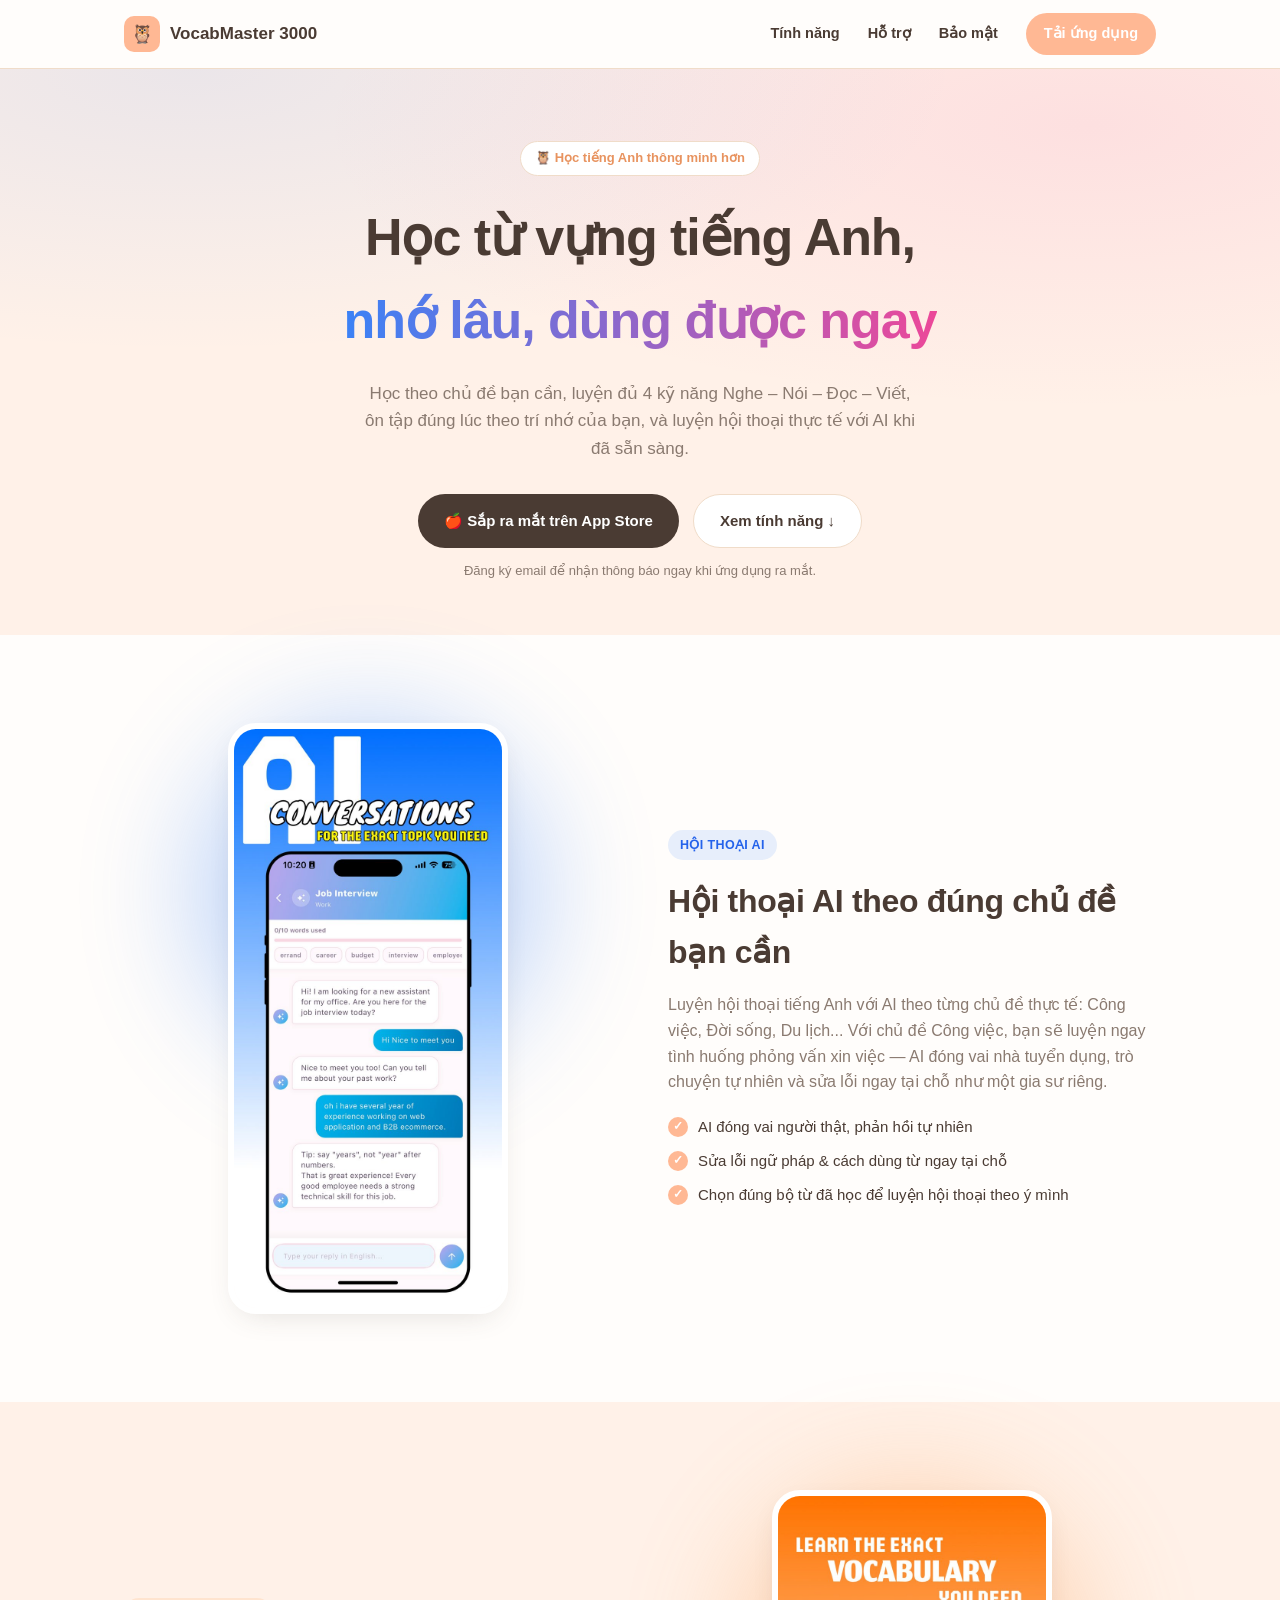
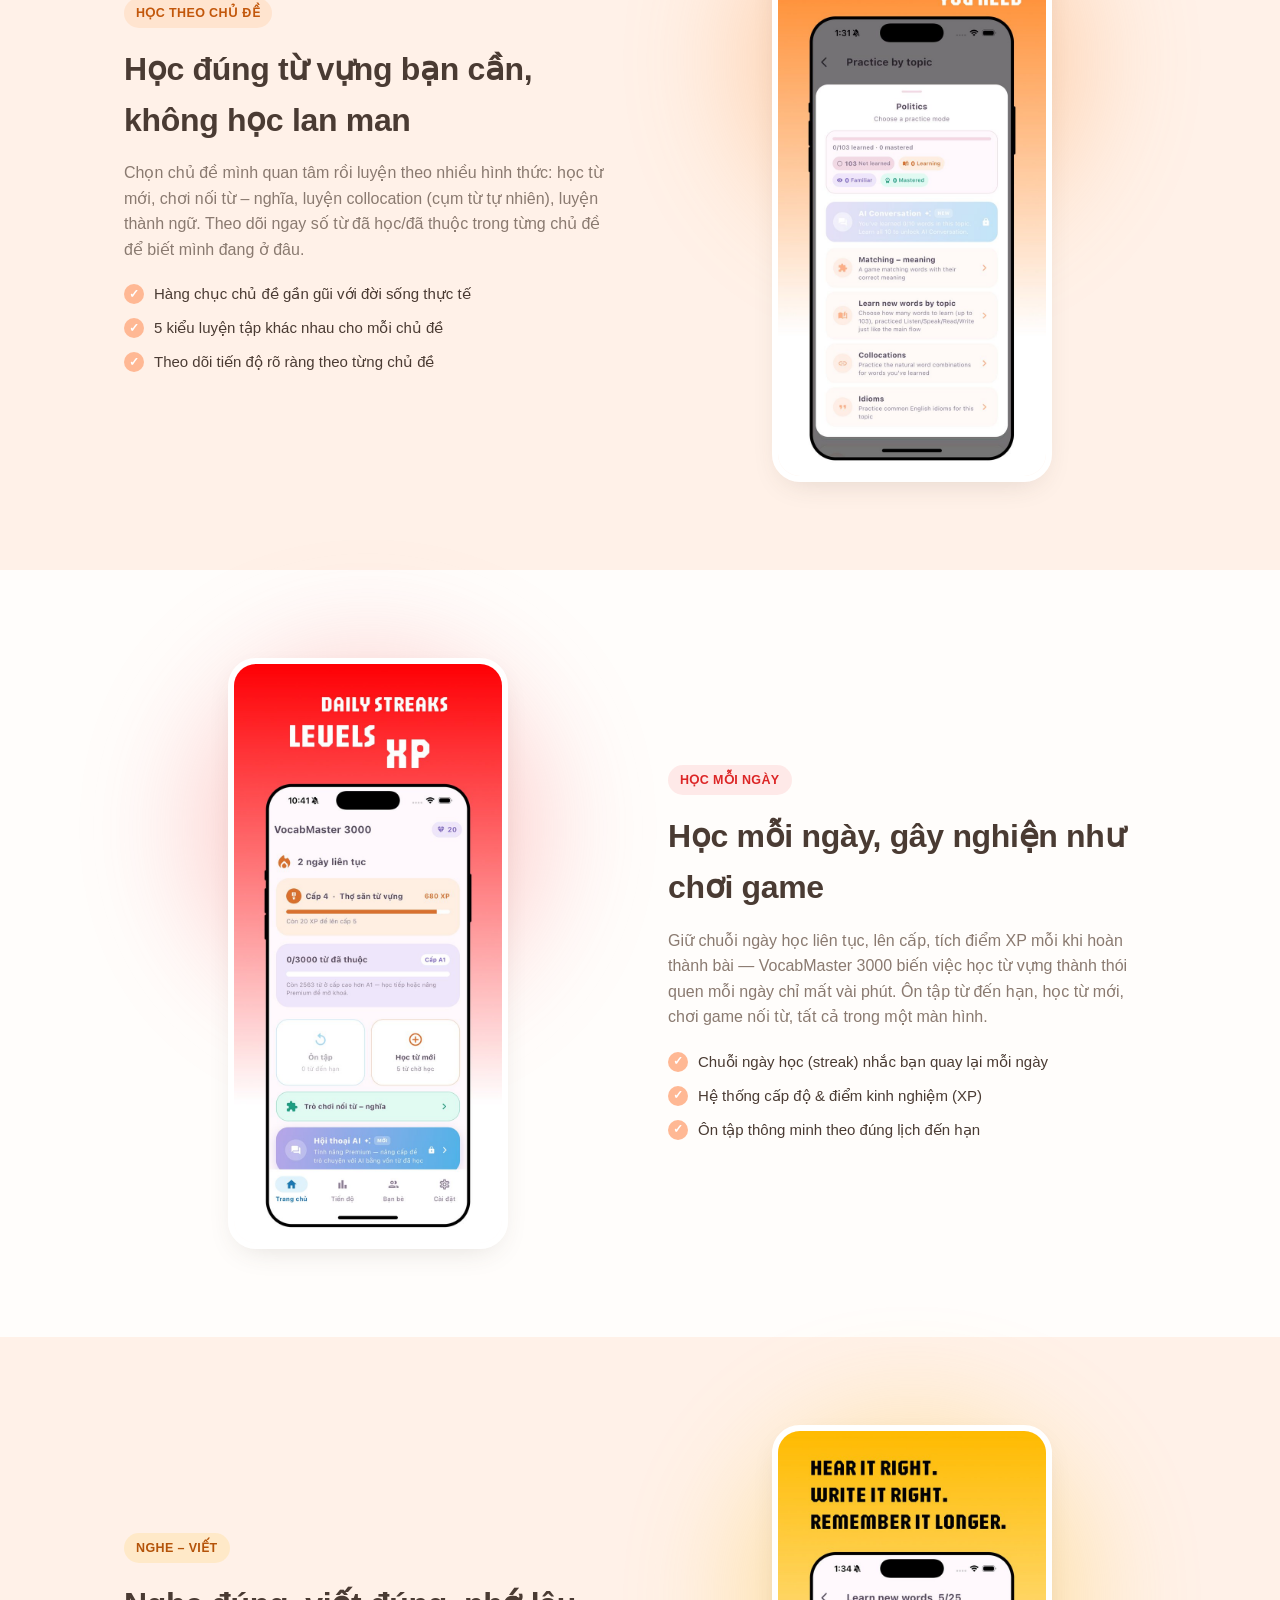
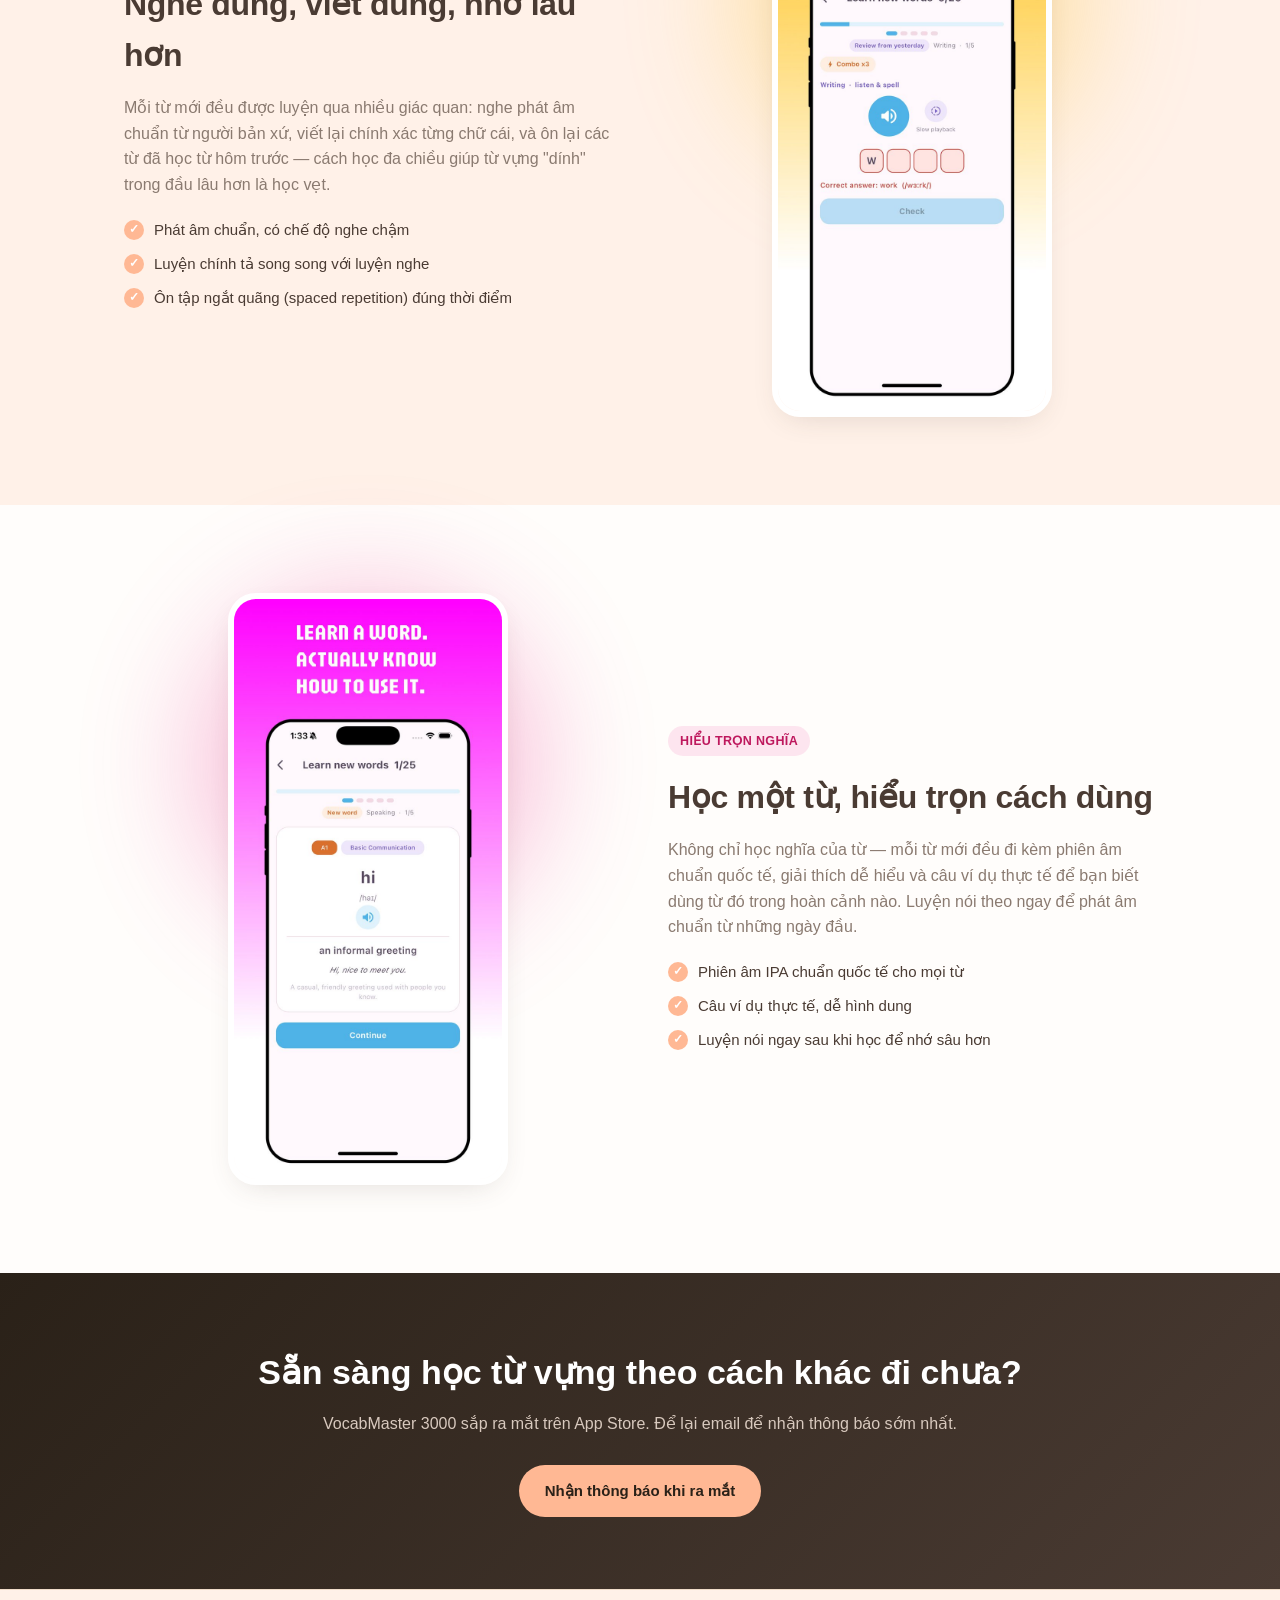
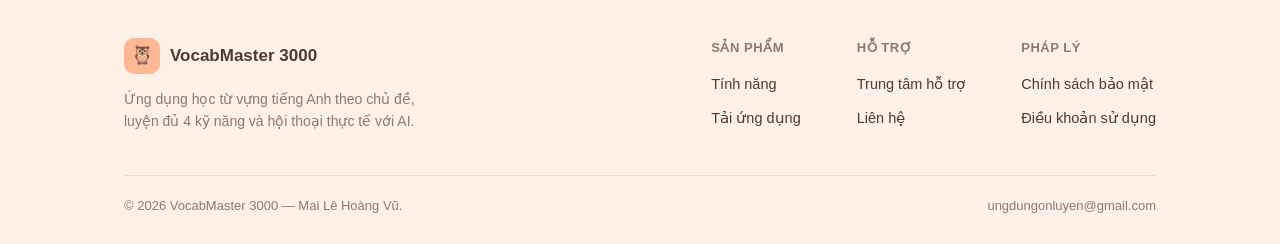
<file: index.html>
<!DOCTYPE html>
<html lang="vi">
<head>
<meta charset="UTF-8">
<meta name="viewport" content="width=device-width, initial-scale=1.0">
<title>VocabMaster 3000 — Học từ vựng tiếng Anh, nhớ lâu, dùng được ngay</title>
<meta name="description" content="VocabMaster 3000: học từ vựng tiếng Anh theo chủ đề, luyện Nghe/Nói/Đọc/Viết, ôn tập ngắt quãng, và luyện hội thoại thực tế với AI.">
<link rel="stylesheet" href="./style.css">
</head>
<body>

<header class="site-header">
  <div class="wrap">
    <a class="brand" href="./index.html"><span class="badge">🦉</span> VocabMaster 3000</a>
    <nav class="site-nav">
      <div class="nav-links">
        <a href="#tinh-nang">Tính năng</a>
        <a href="./support.html">Hỗ trợ</a>
        <a href="./privacy-policy.html">Bảo mật</a>
      </div>
      <a class="nav-cta" href="#tai-ung-dung">Tải ứng dụng</a>
    </nav>
  </div>
</header>

<section class="hero">
  <div class="wrap">
    <span class="eyebrow">🦉 Học tiếng Anh thông minh hơn</span>
    <h1>Học từ vựng tiếng Anh,<br><span>nhớ lâu, dùng được ngay</span></h1>
    <p class="lead">Học theo chủ đề bạn cần, luyện đủ 4 kỹ năng Nghe – Nói – Đọc – Viết, ôn tập đúng lúc theo trí nhớ của bạn, và luyện hội thoại thực tế với AI khi đã sẵn sàng.</p>
    <div class="hero-ctas" id="tai-ung-dung">
      <a class="btn btn-primary" href="mailto:ungdungonluyen@gmail.com?subject=Th%C3%B4ng%20b%C3%A1o%20khi%20VocabMaster%203000%20ra%20m%E1%BA%AFt">🍎 Sắp ra mắt trên App Store</a>
      <a class="btn btn-secondary" href="#tinh-nang">Xem tính năng ↓</a>
    </div>
    <p class="hero-note">Đăng ký email để nhận thông báo ngay khi ứng dụng ra mắt.</p>
  </div>
</section>

<div id="tinh-nang"></div>

<section class="feature">
  <div class="wrap">
    <div class="feature-visual">
      <div class="glow glow-blue"></div>
      <img src="./assets/feature-1-ai-conversation.jpg" alt="Màn hình Hội thoại AI chủ đề Công việc, luyện phỏng vấn xin việc">
    </div>
    <div class="feature-body">
      <span class="feature-tag tag-blue">Hội thoại AI</span>
      <h2>Hội thoại AI theo đúng chủ đề bạn cần</h2>
      <p>Luyện hội thoại tiếng Anh với AI theo từng chủ đề thực tế: Công việc, Đời sống, Du lịch... Với chủ đề Công việc, bạn sẽ luyện ngay tình huống phỏng vấn xin việc — AI đóng vai nhà tuyển dụng, trò chuyện tự nhiên và sửa lỗi ngay tại chỗ như một gia sư riêng.</p>
      <ul>
        <li>AI đóng vai người thật, phản hồi tự nhiên</li>
        <li>Sửa lỗi ngữ pháp &amp; cách dùng từ ngay tại chỗ</li>
        <li>Chọn đúng bộ từ đã học để luyện hội thoại theo ý mình</li>
      </ul>
    </div>
  </div>
</section>

<section class="feature reverse section-alt">
  <div class="wrap">
    <div class="feature-visual">
      <div class="glow glow-orange"></div>
      <img src="./assets/feature-2-topics.jpg" alt="Màn hình chọn chế độ luyện tập theo chủ đề Politics">
    </div>
    <div class="feature-body">
      <span class="feature-tag tag-orange">Học theo chủ đề</span>
      <h2>Học đúng từ vựng bạn cần, không học lan man</h2>
      <p>Chọn chủ đề mình quan tâm rồi luyện theo nhiều hình thức: học từ mới, chơi nối từ – nghĩa, luyện collocation (cụm từ tự nhiên), luyện thành ngữ. Theo dõi ngay số từ đã học/đã thuộc trong từng chủ đề để biết mình đang ở đâu.</p>
      <ul>
        <li>Hàng chục chủ đề gần gũi với đời sống thực tế</li>
        <li>5 kiểu luyện tập khác nhau cho mỗi chủ đề</li>
        <li>Theo dõi tiến độ rõ ràng theo từng chủ đề</li>
      </ul>
    </div>
  </div>
</section>

<section class="feature">
  <div class="wrap">
    <div class="feature-visual">
      <div class="glow glow-red"></div>
      <img src="./assets/feature-3-streaks.jpg" alt="Màn hình chính VocabMaster 3000 với chuỗi ngày học, cấp độ và điểm XP">
    </div>
    <div class="feature-body">
      <span class="feature-tag tag-red">Học mỗi ngày</span>
      <h2>Học mỗi ngày, gây nghiện như chơi game</h2>
      <p>Giữ chuỗi ngày học liên tục, lên cấp, tích điểm XP mỗi khi hoàn thành bài — VocabMaster 3000 biến việc học từ vựng thành thói quen mỗi ngày chỉ mất vài phút. Ôn tập từ đến hạn, học từ mới, chơi game nối từ, tất cả trong một màn hình.</p>
      <ul>
        <li>Chuỗi ngày học (streak) nhắc bạn quay lại mỗi ngày</li>
        <li>Hệ thống cấp độ &amp; điểm kinh nghiệm (XP)</li>
        <li>Ôn tập thông minh theo đúng lịch đến hạn</li>
      </ul>
    </div>
  </div>
</section>

<section class="feature reverse section-alt">
  <div class="wrap">
    <div class="feature-visual">
      <div class="glow glow-yellow"></div>
      <img src="./assets/feature-4-listen-write.jpg" alt="Màn hình luyện nghe và viết chính tả từ mới">
    </div>
    <div class="feature-body">
      <span class="feature-tag tag-yellow">Nghe – Viết</span>
      <h2>Nghe đúng, viết đúng, nhớ lâu hơn</h2>
      <p>Mỗi từ mới đều được luyện qua nhiều giác quan: nghe phát âm chuẩn từ người bản xứ, viết lại chính xác từng chữ cái, và ôn lại các từ đã học từ hôm trước — cách học đa chiều giúp từ vựng "dính" trong đầu lâu hơn là học vẹt.</p>
      <ul>
        <li>Phát âm chuẩn, có chế độ nghe chậm</li>
        <li>Luyện chính tả song song với luyện nghe</li>
        <li>Ôn tập ngắt quãng (spaced repetition) đúng thời điểm</li>
      </ul>
    </div>
  </div>
</section>

<section class="feature">
  <div class="wrap">
    <div class="feature-visual">
      <div class="glow glow-pink"></div>
      <img src="./assets/feature-5-word-detail.jpg" alt="Màn hình học từ mới với phiên âm, nghĩa và câu ví dụ">
    </div>
    <div class="feature-body">
      <span class="feature-tag tag-pink">Hiểu trọn nghĩa</span>
      <h2>Học một từ, hiểu trọn cách dùng</h2>
      <p>Không chỉ học nghĩa của từ — mỗi từ mới đều đi kèm phiên âm chuẩn quốc tế, giải thích dễ hiểu và câu ví dụ thực tế để bạn biết dùng từ đó trong hoàn cảnh nào. Luyện nói theo ngay để phát âm chuẩn từ những ngày đầu.</p>
      <ul>
        <li>Phiên âm IPA chuẩn quốc tế cho mọi từ</li>
        <li>Câu ví dụ thực tế, dễ hình dung</li>
        <li>Luyện nói ngay sau khi học để nhớ sâu hơn</li>
      </ul>
    </div>
  </div>
</section>

<section class="cta-band">
  <div class="wrap">
    <h2>Sẵn sàng học từ vựng theo cách khác đi chưa?</h2>
    <p>VocabMaster 3000 sắp ra mắt trên App Store. Để lại email để nhận thông báo sớm nhất.</p>
    <a class="btn btn-primary" href="mailto:ungdungonluyen@gmail.com?subject=Th%C3%B4ng%20b%C3%A1o%20khi%20VocabMaster%203000%20ra%20m%E1%BA%AFt">Nhận thông báo khi ra mắt</a>
  </div>
</section>

<footer class="site-footer">
  <div class="wrap">
    <div class="footer-grid">
      <div class="footer-brand">
        <a class="brand" href="./index.html"><span class="badge">🦉</span> VocabMaster 3000</a>
        <p>Ứng dụng học từ vựng tiếng Anh theo chủ đề, luyện đủ 4 kỹ năng và hội thoại thực tế với AI.</p>
      </div>
      <div class="footer-links">
        <div>
          <h4>Sản phẩm</h4>
          <ul>
            <li><a href="#tinh-nang">Tính năng</a></li>
            <li><a href="#tai-ung-dung">Tải ứng dụng</a></li>
          </ul>
        </div>
        <div>
          <h4>Hỗ trợ</h4>
          <ul>
            <li><a href="./support.html">Trung tâm hỗ trợ</a></li>
            <li><a href="mailto:ungdungonluyen@gmail.com">Liên hệ</a></li>
          </ul>
        </div>
        <div>
          <h4>Pháp lý</h4>
          <ul>
            <li><a href="./privacy-policy.html">Chính sách bảo mật</a></li>
            <li><a href="./terms-of-service.html">Điều khoản sử dụng</a></li>
          </ul>
        </div>
      </div>
    </div>
    <div class="footer-bottom">
      <span>© 2026 VocabMaster 3000 — Mai Lê Hoàng Vũ.</span>
      <span>ungdungonluyen@gmail.com</span>
    </div>
  </div>
</footer>

</body>
</html>
</file>
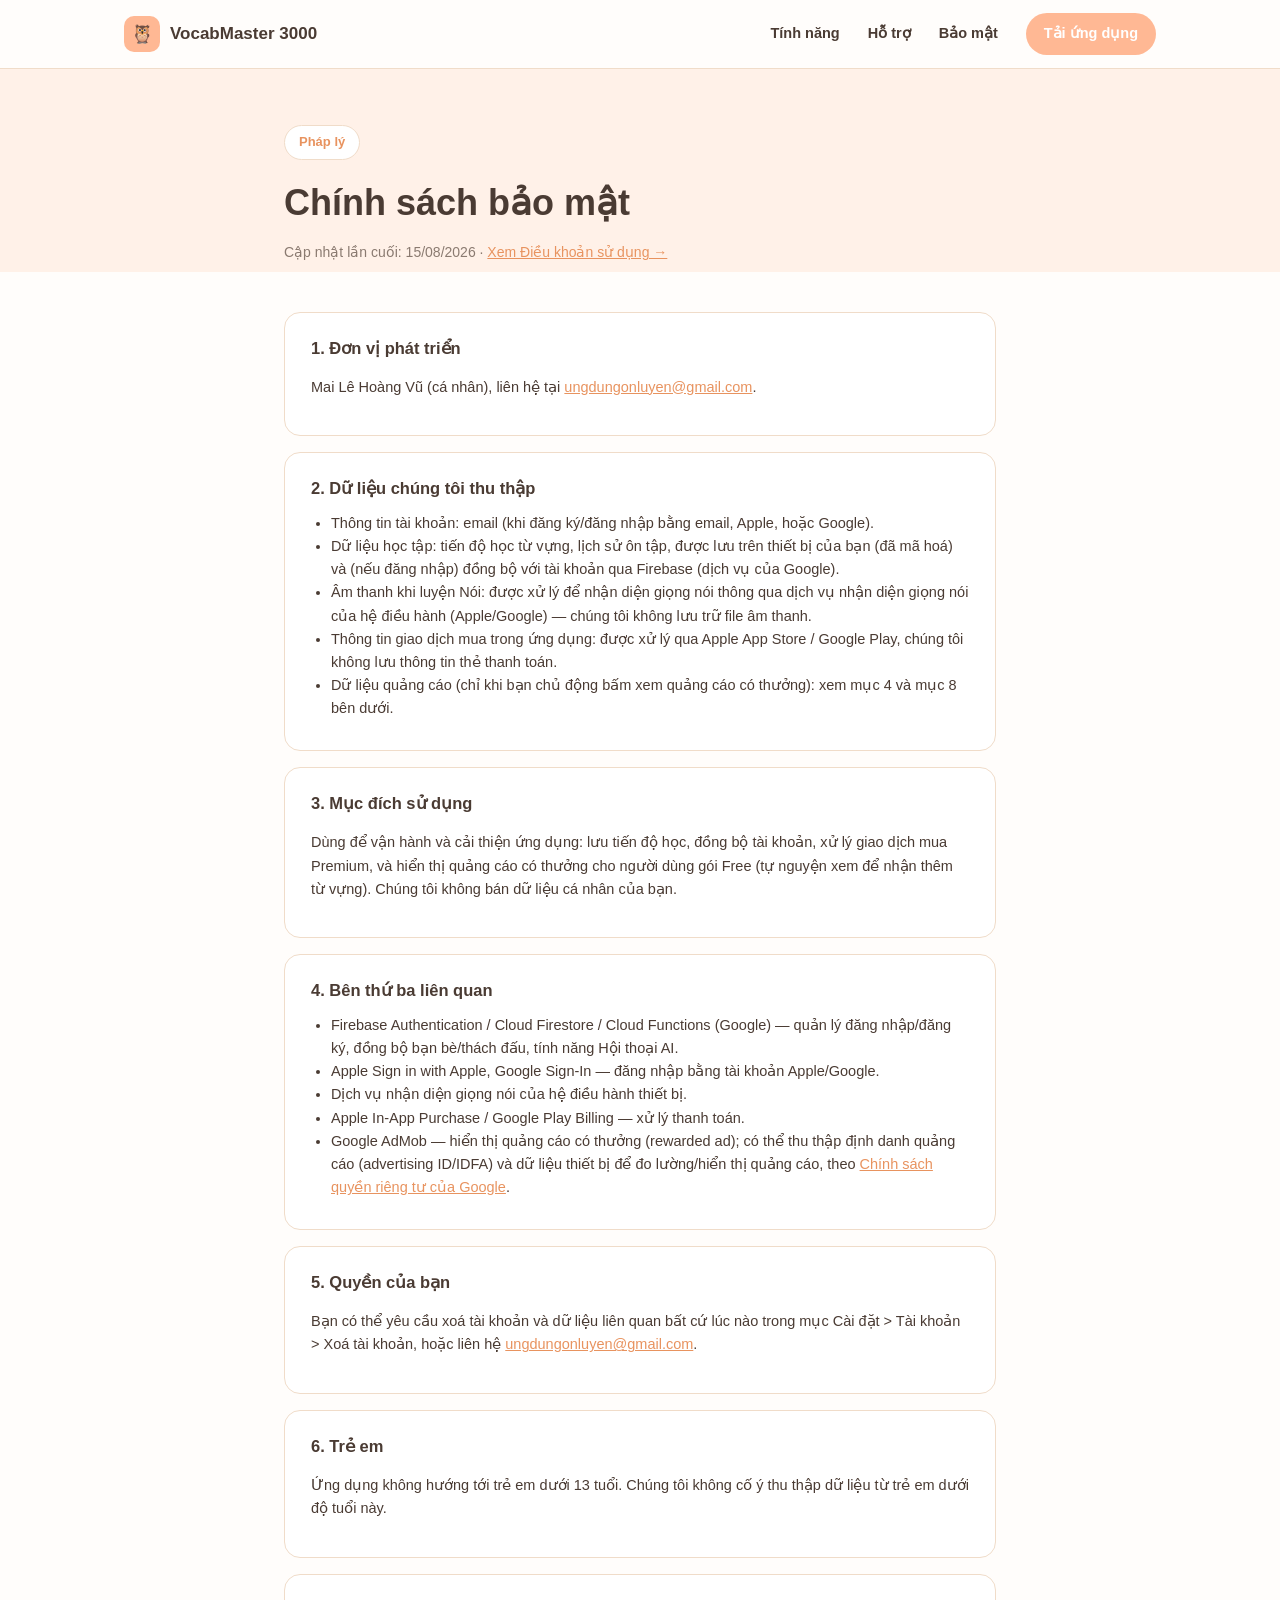
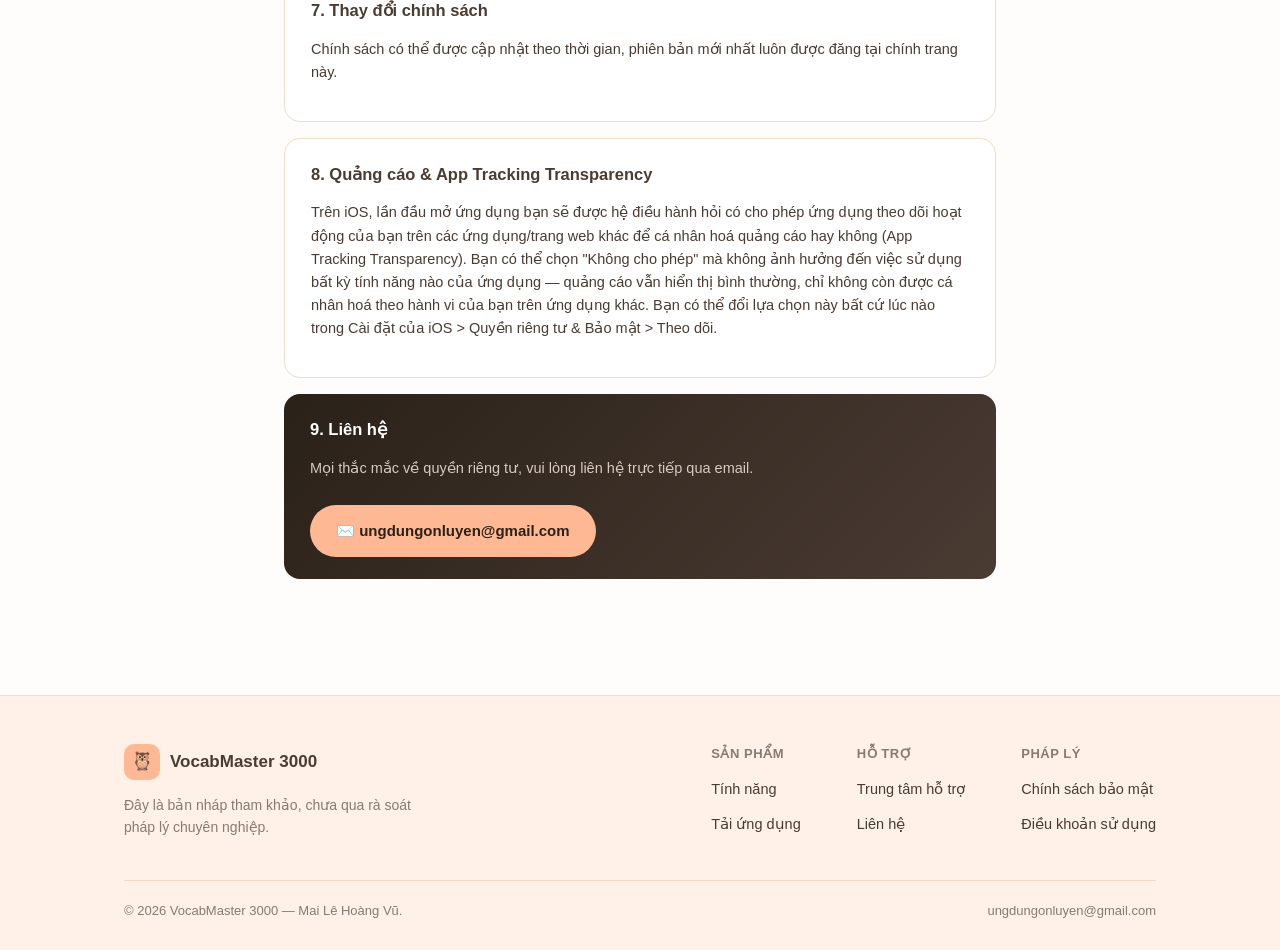
<file: privacy-policy.html>
<!DOCTYPE html>
<html lang="vi">
<head>
<meta charset="UTF-8">
<meta name="viewport" content="width=device-width, initial-scale=1.0">
<title>Chính sách bảo mật — VocabMaster 3000</title>
<meta name="description" content="Chính sách bảo mật của VocabMaster 3000: dữ liệu chúng tôi thu thập, mục đích sử dụng, bên thứ ba liên quan và quyền của bạn.">
<link rel="stylesheet" href="./style.css">
</head>
<body>

<header class="site-header">
  <div class="wrap">
    <a class="brand" href="./index.html"><span class="badge">🦉</span> VocabMaster 3000</a>
    <nav class="site-nav">
      <div class="nav-links">
        <a href="./index.html#tinh-nang">Tính năng</a>
        <a href="./support.html">Hỗ trợ</a>
        <a href="./privacy-policy.html">Bảo mật</a>
      </div>
      <a class="nav-cta" href="./index.html#tai-ung-dung">Tải ứng dụng</a>
    </nav>
  </div>
</header>

<section class="page-hero">
  <div class="wrap">
    <span class="eyebrow">Pháp lý</span>
    <h1>Chính sách bảo mật</h1>
    <p class="updated">Cập nhật lần cuối: 15/08/2026 · <a href="./terms-of-service.html">Xem Điều khoản sử dụng →</a></p>
  </div>
</section>

<div class="content-wrap">

  <div class="card">
    <h2>1. Đơn vị phát triển</h2>
    <p>Mai Lê Hoàng Vũ (cá nhân), liên hệ tại <a href="mailto:ungdungonluyen@gmail.com">ungdungonluyen@gmail.com</a>.</p>
  </div>

  <div class="card">
    <h2>2. Dữ liệu chúng tôi thu thập</h2>
    <ul>
      <li>Thông tin tài khoản: email (khi đăng ký/đăng nhập bằng email, Apple, hoặc Google).</li>
      <li>Dữ liệu học tập: tiến độ học từ vựng, lịch sử ôn tập, được lưu trên thiết bị của bạn (đã mã hoá) và (nếu đăng nhập) đồng bộ với tài khoản qua Firebase (dịch vụ của Google).</li>
      <li>Âm thanh khi luyện Nói: được xử lý để nhận diện giọng nói thông qua dịch vụ nhận diện giọng nói của hệ điều hành (Apple/Google) — chúng tôi không lưu trữ file âm thanh.</li>
      <li>Thông tin giao dịch mua trong ứng dụng: được xử lý qua Apple App Store / Google Play, chúng tôi không lưu thông tin thẻ thanh toán.</li>
      <li>Dữ liệu quảng cáo (chỉ khi bạn chủ động bấm xem quảng cáo có thưởng): xem mục 4 và mục 8 bên dưới.</li>
    </ul>
  </div>

  <div class="card">
    <h2>3. Mục đích sử dụng</h2>
    <p>Dùng để vận hành và cải thiện ứng dụng: lưu tiến độ học, đồng bộ tài khoản, xử lý giao dịch mua Premium, và hiển thị quảng cáo có thưởng cho người dùng gói Free (tự nguyện xem để nhận thêm từ vựng). Chúng tôi không bán dữ liệu cá nhân của bạn.</p>
  </div>

  <div class="card">
    <h2>4. Bên thứ ba liên quan</h2>
    <ul>
      <li>Firebase Authentication / Cloud Firestore / Cloud Functions (Google) — quản lý đăng nhập/đăng ký, đồng bộ bạn bè/thách đấu, tính năng Hội thoại AI.</li>
      <li>Apple Sign in with Apple, Google Sign-In — đăng nhập bằng tài khoản Apple/Google.</li>
      <li>Dịch vụ nhận diện giọng nói của hệ điều hành thiết bị.</li>
      <li>Apple In-App Purchase / Google Play Billing — xử lý thanh toán.</li>
      <li>Google AdMob — hiển thị quảng cáo có thưởng (rewarded ad); có thể thu thập định danh quảng cáo (advertising ID/IDFA) và dữ liệu thiết bị để đo lường/hiển thị quảng cáo, theo <a href="https://policies.google.com/privacy" target="_blank" rel="noopener">Chính sách quyền riêng tư của Google</a>.</li>
    </ul>
  </div>

  <div class="card">
    <h2>5. Quyền của bạn</h2>
    <p>Bạn có thể yêu cầu xoá tài khoản và dữ liệu liên quan bất cứ lúc nào trong mục Cài đặt &gt; Tài khoản &gt; Xoá tài khoản, hoặc liên hệ <a href="mailto:ungdungonluyen@gmail.com">ungdungonluyen@gmail.com</a>.</p>
  </div>

  <div class="card">
    <h2>6. Trẻ em</h2>
    <p>Ứng dụng không hướng tới trẻ em dưới 13 tuổi. Chúng tôi không cố ý thu thập dữ liệu từ trẻ em dưới độ tuổi này.</p>
  </div>

  <div class="card">
    <h2>7. Thay đổi chính sách</h2>
    <p>Chính sách có thể được cập nhật theo thời gian, phiên bản mới nhất luôn được đăng tại chính trang này.</p>
  </div>

  <div class="card">
    <h2>8. Quảng cáo &amp; App Tracking Transparency</h2>
    <p>Trên iOS, lần đầu mở ứng dụng bạn sẽ được hệ điều hành hỏi có cho phép ứng dụng theo dõi hoạt động của bạn trên các ứng dụng/trang web khác để cá nhân hoá quảng cáo hay không (App Tracking Transparency). Bạn có thể chọn "Không cho phép" mà không ảnh hưởng đến việc sử dụng bất kỳ tính năng nào của ứng dụng — quảng cáo vẫn hiển thị bình thường, chỉ không còn được cá nhân hoá theo hành vi của bạn trên ứng dụng khác. Bạn có thể đổi lựa chọn này bất cứ lúc nào trong Cài đặt của iOS &gt; Quyền riêng tư &amp; Bảo mật &gt; Theo dõi.</p>
  </div>

  <div class="card contact-card">
    <h2>9. Liên hệ</h2>
    <p>Mọi thắc mắc về quyền riêng tư, vui lòng liên hệ trực tiếp qua email.</p>
    <a class="btn btn-primary" href="mailto:ungdungonluyen@gmail.com">✉️ ungdungonluyen@gmail.com</a>
  </div>

</div>

<footer class="site-footer">
  <div class="wrap">
    <div class="footer-grid">
      <div class="footer-brand">
        <a class="brand" href="./index.html"><span class="badge">🦉</span> VocabMaster 3000</a>
        <p>Đây là bản nháp tham khảo, chưa qua rà soát pháp lý chuyên nghiệp.</p>
      </div>
      <div class="footer-links">
        <div>
          <h4>Sản phẩm</h4>
          <ul>
            <li><a href="./index.html#tinh-nang">Tính năng</a></li>
            <li><a href="./index.html#tai-ung-dung">Tải ứng dụng</a></li>
          </ul>
        </div>
        <div>
          <h4>Hỗ trợ</h4>
          <ul>
            <li><a href="./support.html">Trung tâm hỗ trợ</a></li>
            <li><a href="mailto:ungdungonluyen@gmail.com">Liên hệ</a></li>
          </ul>
        </div>
        <div>
          <h4>Pháp lý</h4>
          <ul>
            <li><a href="./privacy-policy.html">Chính sách bảo mật</a></li>
            <li><a href="./terms-of-service.html">Điều khoản sử dụng</a></li>
          </ul>
        </div>
      </div>
    </div>
    <div class="footer-bottom">
      <span>© 2026 VocabMaster 3000 — Mai Lê Hoàng Vũ.</span>
      <span>ungdungonluyen@gmail.com</span>
    </div>
  </div>
</footer>

</body>
</html>
</file>
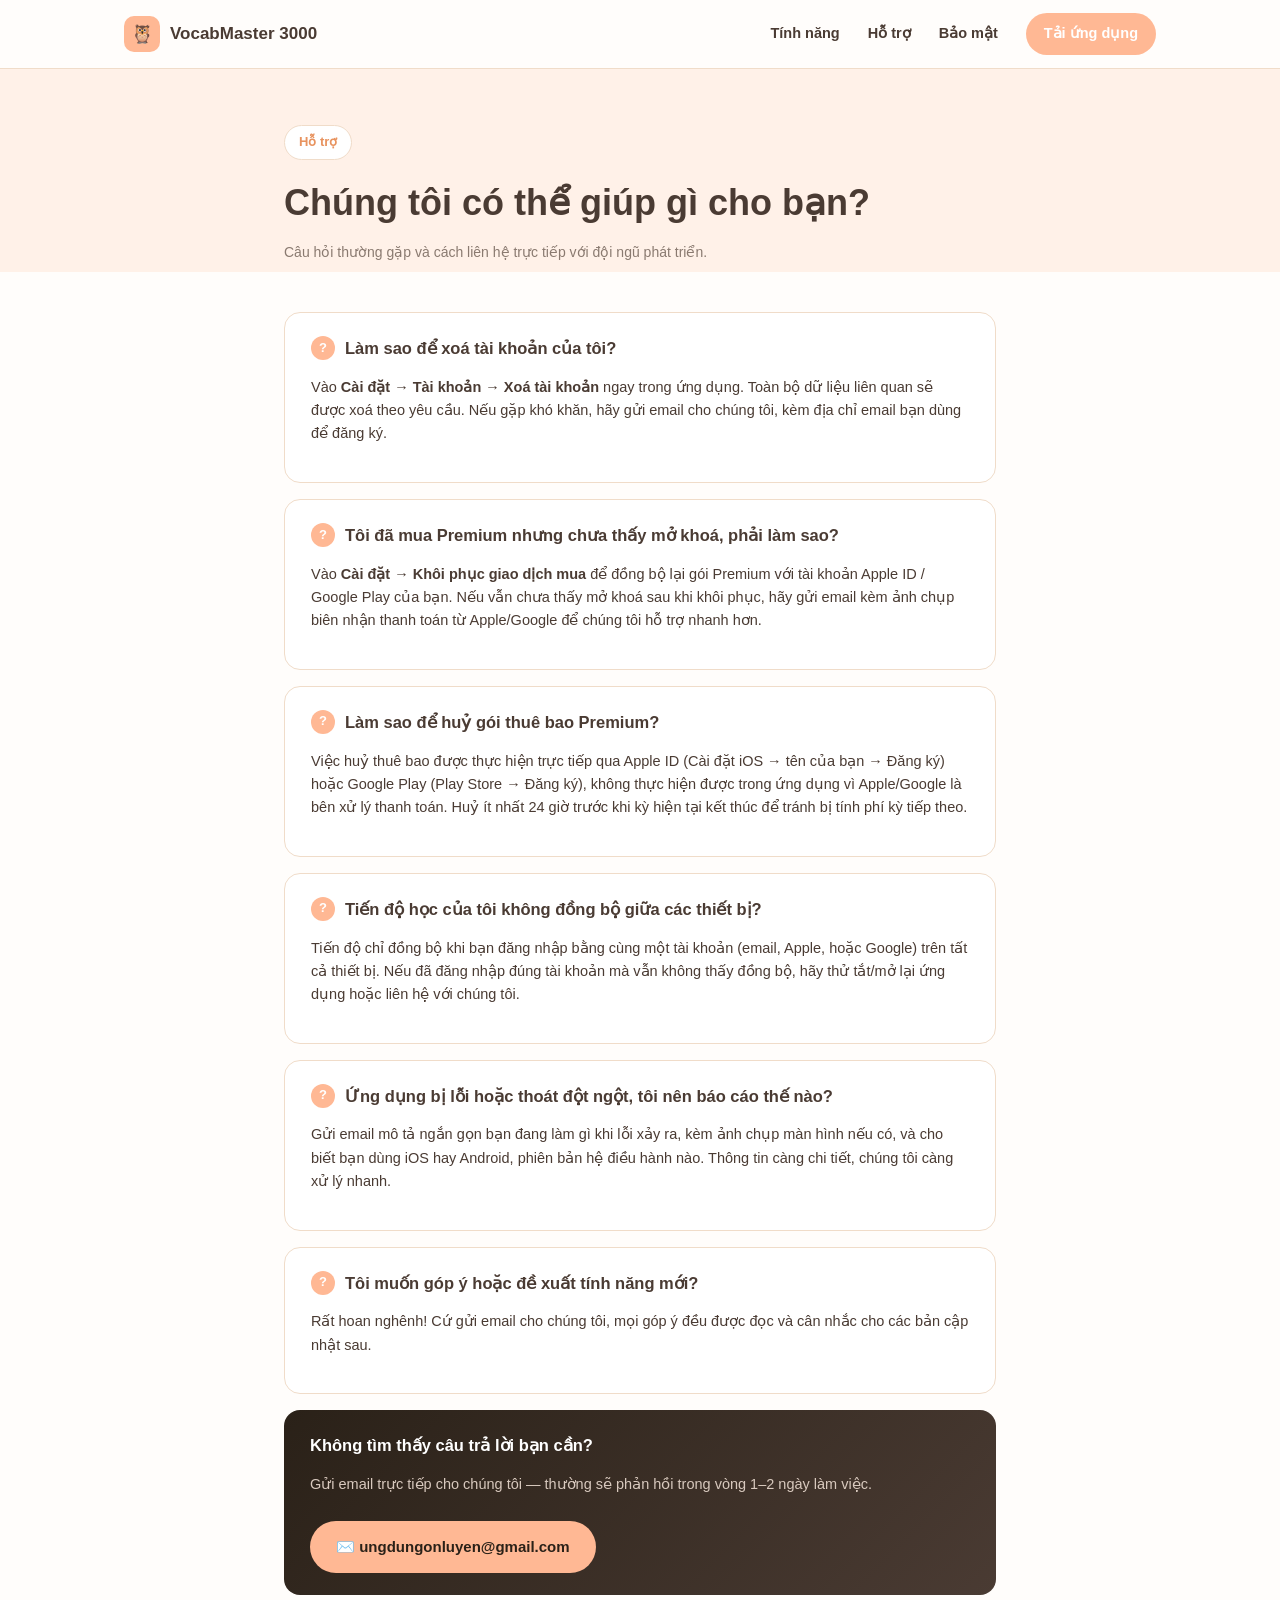
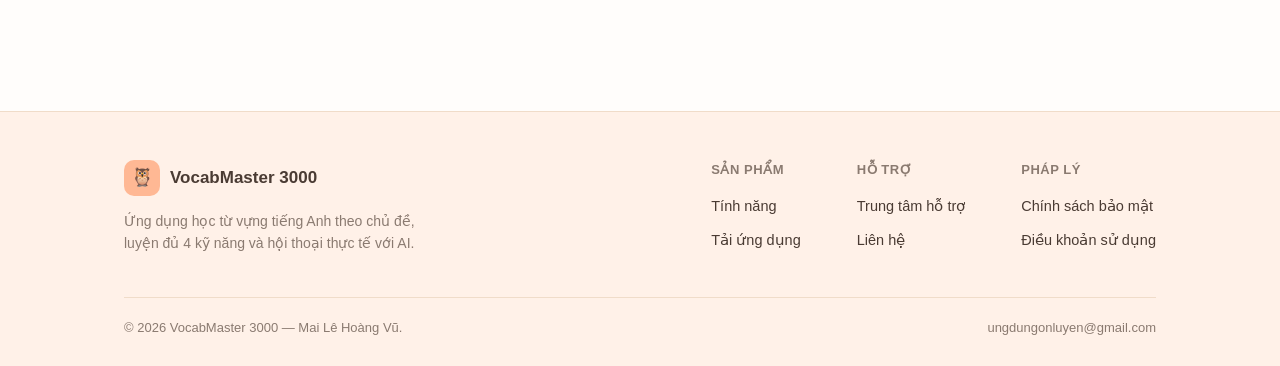
<file: support.html>
<!DOCTYPE html>
<html lang="vi">
<head>
<meta charset="UTF-8">
<meta name="viewport" content="width=device-width, initial-scale=1.0">
<title>Hỗ trợ — VocabMaster 3000</title>
<meta name="description" content="Trung tâm hỗ trợ VocabMaster 3000: câu hỏi thường gặp về tài khoản, giao dịch mua, đồng bộ dữ liệu, và cách liên hệ với chúng tôi.">
<link rel="stylesheet" href="./style.css">
</head>
<body>

<header class="site-header">
  <div class="wrap">
    <a class="brand" href="./index.html"><span class="badge">🦉</span> VocabMaster 3000</a>
    <nav class="site-nav">
      <div class="nav-links">
        <a href="./index.html#tinh-nang">Tính năng</a>
        <a href="./support.html">Hỗ trợ</a>
        <a href="./privacy-policy.html">Bảo mật</a>
      </div>
      <a class="nav-cta" href="./index.html#tai-ung-dung">Tải ứng dụng</a>
    </nav>
  </div>
</header>

<section class="page-hero">
  <div class="wrap">
    <span class="eyebrow">Hỗ trợ</span>
    <h1>Chúng tôi có thể giúp gì cho bạn?</h1>
    <p class="updated">Câu hỏi thường gặp và cách liên hệ trực tiếp với đội ngũ phát triển.</p>
  </div>
</section>

<div class="content-wrap">

  <div class="card faq-card">
    <h2><span class="q-badge">?</span>Làm sao để xoá tài khoản của tôi?</h2>
    <p>Vào <strong>Cài đặt → Tài khoản → Xoá tài khoản</strong> ngay trong ứng dụng. Toàn bộ dữ liệu liên quan sẽ được xoá theo yêu cầu. Nếu gặp khó khăn, hãy gửi email cho chúng tôi, kèm địa chỉ email bạn dùng để đăng ký.</p>
  </div>

  <div class="card faq-card">
    <h2><span class="q-badge">?</span>Tôi đã mua Premium nhưng chưa thấy mở khoá, phải làm sao?</h2>
    <p>Vào <strong>Cài đặt → Khôi phục giao dịch mua</strong> để đồng bộ lại gói Premium với tài khoản Apple ID / Google Play của bạn. Nếu vẫn chưa thấy mở khoá sau khi khôi phục, hãy gửi email kèm ảnh chụp biên nhận thanh toán từ Apple/Google để chúng tôi hỗ trợ nhanh hơn.</p>
  </div>

  <div class="card faq-card">
    <h2><span class="q-badge">?</span>Làm sao để huỷ gói thuê bao Premium?</h2>
    <p>Việc huỷ thuê bao được thực hiện trực tiếp qua Apple ID (Cài đặt iOS → tên của bạn → Đăng ký) hoặc Google Play (Play Store → Đăng ký), không thực hiện được trong ứng dụng vì Apple/Google là bên xử lý thanh toán. Huỷ ít nhất 24 giờ trước khi kỳ hiện tại kết thúc để tránh bị tính phí kỳ tiếp theo.</p>
  </div>

  <div class="card faq-card">
    <h2><span class="q-badge">?</span>Tiến độ học của tôi không đồng bộ giữa các thiết bị?</h2>
    <p>Tiến độ chỉ đồng bộ khi bạn đăng nhập bằng cùng một tài khoản (email, Apple, hoặc Google) trên tất cả thiết bị. Nếu đã đăng nhập đúng tài khoản mà vẫn không thấy đồng bộ, hãy thử tắt/mở lại ứng dụng hoặc liên hệ với chúng tôi.</p>
  </div>

  <div class="card faq-card">
    <h2><span class="q-badge">?</span>Ứng dụng bị lỗi hoặc thoát đột ngột, tôi nên báo cáo thế nào?</h2>
    <p>Gửi email mô tả ngắn gọn bạn đang làm gì khi lỗi xảy ra, kèm ảnh chụp màn hình nếu có, và cho biết bạn dùng iOS hay Android, phiên bản hệ điều hành nào. Thông tin càng chi tiết, chúng tôi càng xử lý nhanh.</p>
  </div>

  <div class="card faq-card">
    <h2><span class="q-badge">?</span>Tôi muốn góp ý hoặc đề xuất tính năng mới?</h2>
    <p>Rất hoan nghênh! Cứ gửi email cho chúng tôi, mọi góp ý đều được đọc và cân nhắc cho các bản cập nhật sau.</p>
  </div>

  <div class="card contact-card">
    <h2>Không tìm thấy câu trả lời bạn cần?</h2>
    <p>Gửi email trực tiếp cho chúng tôi — thường sẽ phản hồi trong vòng 1–2 ngày làm việc.</p>
    <a class="btn btn-primary" href="mailto:ungdungonluyen@gmail.com">✉️ ungdungonluyen@gmail.com</a>
  </div>

</div>

<footer class="site-footer">
  <div class="wrap">
    <div class="footer-grid">
      <div class="footer-brand">
        <a class="brand" href="./index.html"><span class="badge">🦉</span> VocabMaster 3000</a>
        <p>Ứng dụng học từ vựng tiếng Anh theo chủ đề, luyện đủ 4 kỹ năng và hội thoại thực tế với AI.</p>
      </div>
      <div class="footer-links">
        <div>
          <h4>Sản phẩm</h4>
          <ul>
            <li><a href="./index.html#tinh-nang">Tính năng</a></li>
            <li><a href="./index.html#tai-ung-dung">Tải ứng dụng</a></li>
          </ul>
        </div>
        <div>
          <h4>Hỗ trợ</h4>
          <ul>
            <li><a href="./support.html">Trung tâm hỗ trợ</a></li>
            <li><a href="mailto:ungdungonluyen@gmail.com">Liên hệ</a></li>
          </ul>
        </div>
        <div>
          <h4>Pháp lý</h4>
          <ul>
            <li><a href="./privacy-policy.html">Chính sách bảo mật</a></li>
            <li><a href="./terms-of-service.html">Điều khoản sử dụng</a></li>
          </ul>
        </div>
      </div>
    </div>
    <div class="footer-bottom">
      <span>© 2026 VocabMaster 3000 — Mai Lê Hoàng Vũ.</span>
      <span>ungdungonluyen@gmail.com</span>
    </div>
  </div>
</footer>

</body>
</html>
</file>
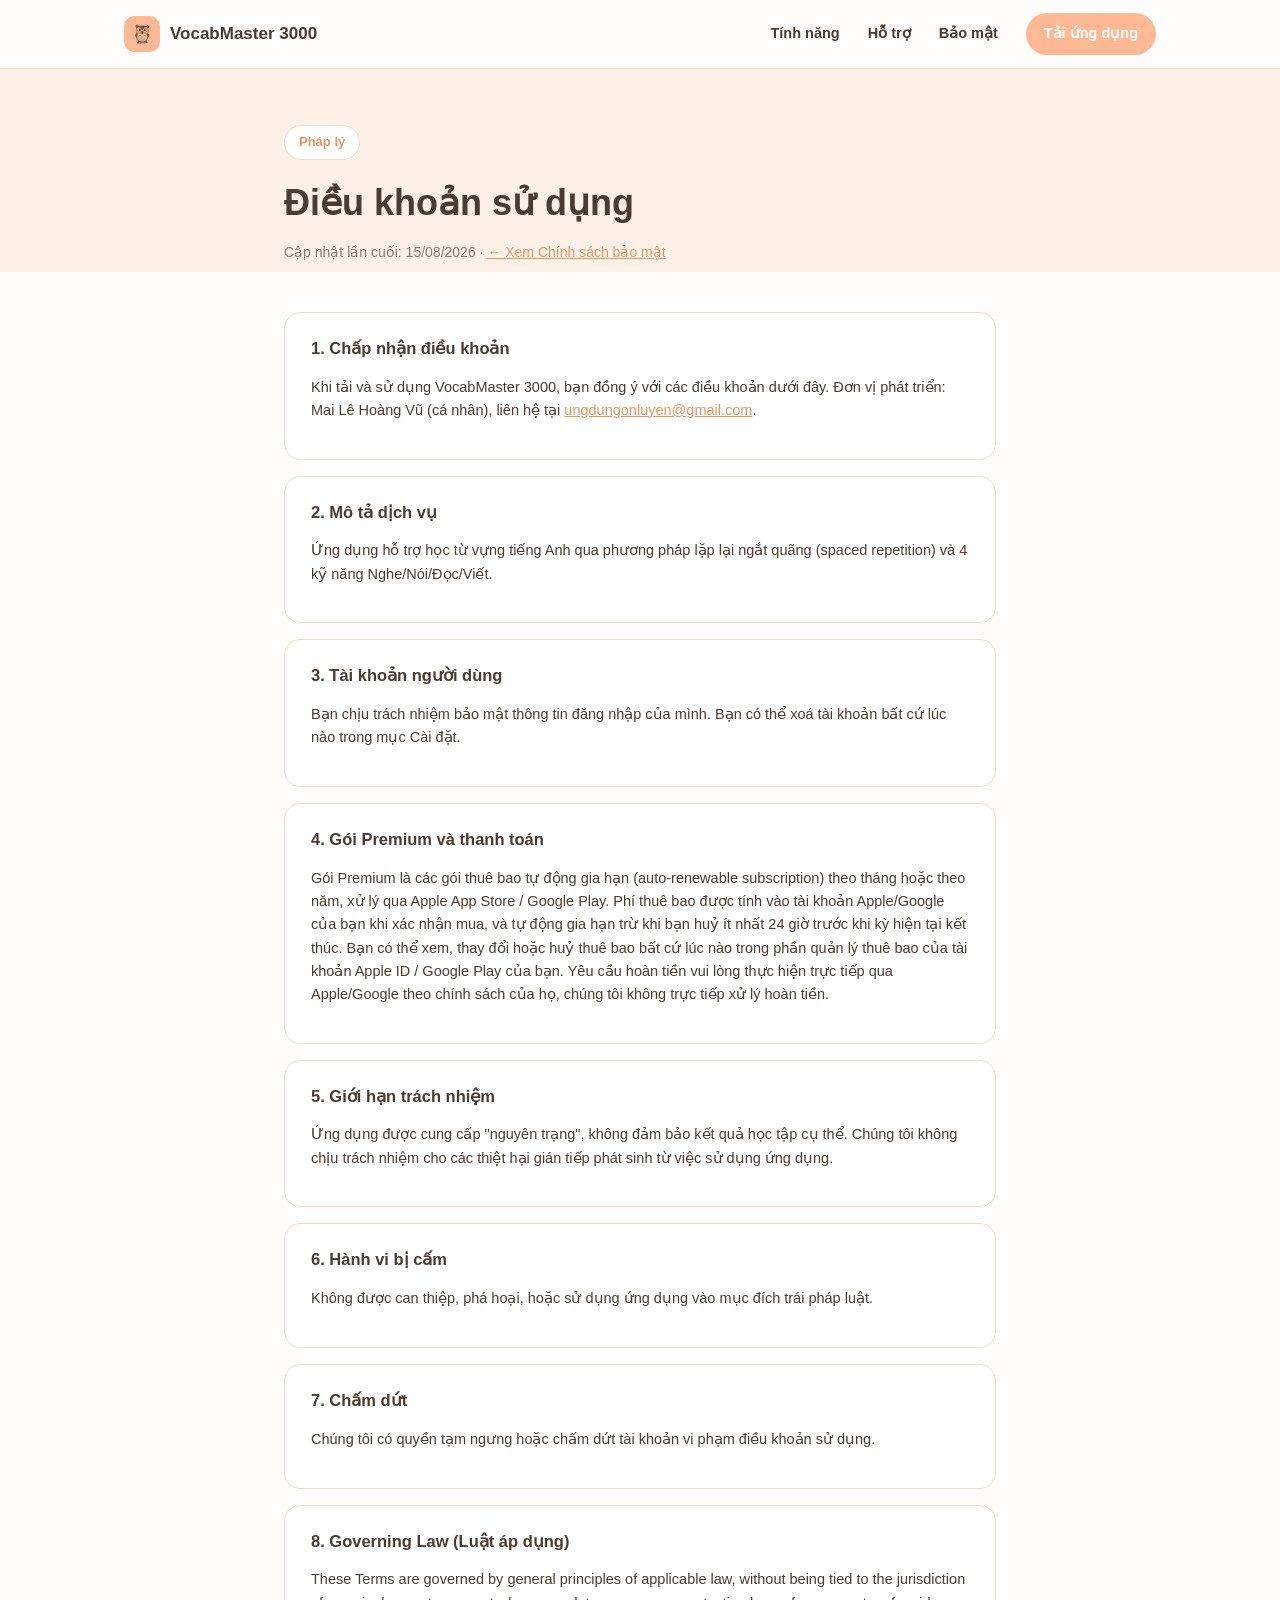
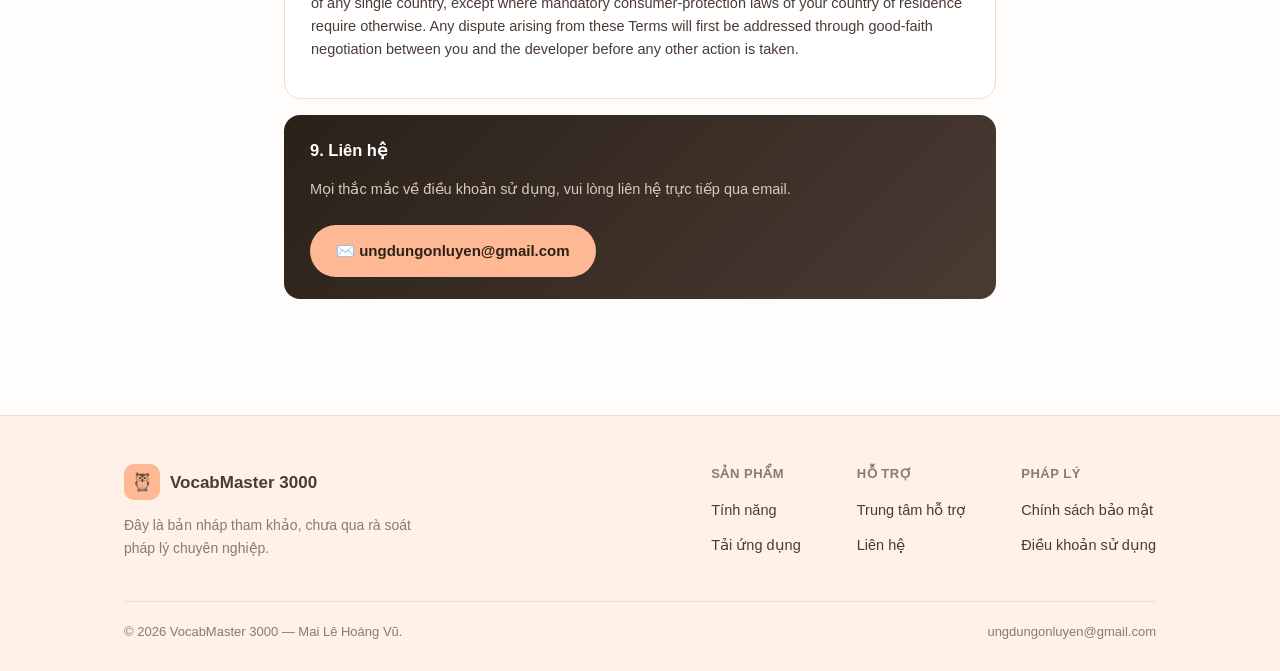
<file: terms-of-service.html>
<!DOCTYPE html>
<html lang="vi">
<head>
<meta charset="UTF-8">
<meta name="viewport" content="width=device-width, initial-scale=1.0">
<title>Điều khoản sử dụng — VocabMaster 3000</title>
<meta name="description" content="Điều khoản sử dụng của VocabMaster 3000: mô tả dịch vụ, tài khoản người dùng, gói Premium và thanh toán, giới hạn trách nhiệm.">
<link rel="stylesheet" href="./style.css">
</head>
<body>

<header class="site-header">
  <div class="wrap">
    <a class="brand" href="./index.html"><span class="badge">🦉</span> VocabMaster 3000</a>
    <nav class="site-nav">
      <div class="nav-links">
        <a href="./index.html#tinh-nang">Tính năng</a>
        <a href="./support.html">Hỗ trợ</a>
        <a href="./privacy-policy.html">Bảo mật</a>
      </div>
      <a class="nav-cta" href="./index.html#tai-ung-dung">Tải ứng dụng</a>
    </nav>
  </div>
</header>

<section class="page-hero">
  <div class="wrap">
    <span class="eyebrow">Pháp lý</span>
    <h1>Điều khoản sử dụng</h1>
    <p class="updated">Cập nhật lần cuối: 15/08/2026 · <a href="./privacy-policy.html">← Xem Chính sách bảo mật</a></p>
  </div>
</section>

<div class="content-wrap">

  <div class="card">
    <h2>1. Chấp nhận điều khoản</h2>
    <p>Khi tải và sử dụng VocabMaster 3000, bạn đồng ý với các điều khoản dưới đây. Đơn vị phát triển: Mai Lê Hoàng Vũ (cá nhân), liên hệ tại <a href="mailto:ungdungonluyen@gmail.com">ungdungonluyen@gmail.com</a>.</p>
  </div>

  <div class="card">
    <h2>2. Mô tả dịch vụ</h2>
    <p>Ứng dụng hỗ trợ học từ vựng tiếng Anh qua phương pháp lặp lại ngắt quãng (spaced repetition) và 4 kỹ năng Nghe/Nói/Đọc/Viết.</p>
  </div>

  <div class="card">
    <h2>3. Tài khoản người dùng</h2>
    <p>Bạn chịu trách nhiệm bảo mật thông tin đăng nhập của mình. Bạn có thể xoá tài khoản bất cứ lúc nào trong mục Cài đặt.</p>
  </div>

  <div class="card">
    <h2>4. Gói Premium và thanh toán</h2>
    <p>Gói Premium là các gói thuê bao tự động gia hạn (auto-renewable subscription) theo tháng hoặc theo năm, xử lý qua Apple App Store / Google Play. Phí thuê bao được tính vào tài khoản Apple/Google của bạn khi xác nhận mua, và tự động gia hạn trừ khi bạn huỷ ít nhất 24 giờ trước khi kỳ hiện tại kết thúc. Bạn có thể xem, thay đổi hoặc huỷ thuê bao bất cứ lúc nào trong phần quản lý thuê bao của tài khoản Apple ID / Google Play của bạn. Yêu cầu hoàn tiền vui lòng thực hiện trực tiếp qua Apple/Google theo chính sách của họ, chúng tôi không trực tiếp xử lý hoàn tiền.</p>
  </div>

  <div class="card">
    <h2>5. Giới hạn trách nhiệm</h2>
    <p>Ứng dụng được cung cấp "nguyên trạng", không đảm bảo kết quả học tập cụ thể. Chúng tôi không chịu trách nhiệm cho các thiệt hại gián tiếp phát sinh từ việc sử dụng ứng dụng.</p>
  </div>

  <div class="card">
    <h2>6. Hành vi bị cấm</h2>
    <p>Không được can thiệp, phá hoại, hoặc sử dụng ứng dụng vào mục đích trái pháp luật.</p>
  </div>

  <div class="card">
    <h2>7. Chấm dứt</h2>
    <p>Chúng tôi có quyền tạm ngưng hoặc chấm dứt tài khoản vi phạm điều khoản sử dụng.</p>
  </div>

  <div class="card">
    <h2>8. Governing Law (Luật áp dụng)</h2>
    <p>These Terms are governed by general principles of applicable law, without being tied to the jurisdiction of any single country, except where mandatory consumer-protection laws of your country of residence require otherwise. Any dispute arising from these Terms will first be addressed through good-faith negotiation between you and the developer before any other action is taken.</p>
  </div>

  <div class="card contact-card">
    <h2>9. Liên hệ</h2>
    <p>Mọi thắc mắc về điều khoản sử dụng, vui lòng liên hệ trực tiếp qua email.</p>
    <a class="btn btn-primary" href="mailto:ungdungonluyen@gmail.com">✉️ ungdungonluyen@gmail.com</a>
  </div>

</div>

<footer class="site-footer">
  <div class="wrap">
    <div class="footer-grid">
      <div class="footer-brand">
        <a class="brand" href="./index.html"><span class="badge">🦉</span> VocabMaster 3000</a>
        <p>Đây là bản nháp tham khảo, chưa qua rà soát pháp lý chuyên nghiệp.</p>
      </div>
      <div class="footer-links">
        <div>
          <h4>Sản phẩm</h4>
          <ul>
            <li><a href="./index.html#tinh-nang">Tính năng</a></li>
            <li><a href="./index.html#tai-ung-dung">Tải ứng dụng</a></li>
          </ul>
        </div>
        <div>
          <h4>Hỗ trợ</h4>
          <ul>
            <li><a href="./support.html">Trung tâm hỗ trợ</a></li>
            <li><a href="mailto:ungdungonluyen@gmail.com">Liên hệ</a></li>
          </ul>
        </div>
        <div>
          <h4>Pháp lý</h4>
          <ul>
            <li><a href="./privacy-policy.html">Chính sách bảo mật</a></li>
            <li><a href="./terms-of-service.html">Điều khoản sử dụng</a></li>
          </ul>
        </div>
      </div>
    </div>
    <div class="footer-bottom">
      <span>© 2026 VocabMaster 3000 — Mai Lê Hoàng Vũ.</span>
      <span>ungdungonluyen@gmail.com</span>
    </div>
  </div>
</footer>

</body>
</html>
</file>
<file: style.css>
/* VocabMaster 3000 — shared site styles */
:root {
  --peach: #FFB894;
  --peach-dark: #E8935F;
  --peach-light: #FFF1E8;
  --cream: #FFFDFB;
  --text: #4A3B33;
  --text-muted: #8A7A70;
  --card-border: #F0DCC9;
  --blue: #3B82F6;
  --orange: #FB923C;
  --red: #F87171;
  --yellow: #FBBF24;
  --pink: #EC4899;
  --radius-lg: 24px;
  --radius-md: 16px;
  --shadow: 0 10px 30px -12px rgba(74, 59, 51, 0.18);
}

* { box-sizing: border-box; }

html { scroll-behavior: smooth; }

body {
  margin: 0;
  font-family: -apple-system, BlinkMacSystemFont, "Segoe UI", Roboto, "Helvetica Neue", Arial, sans-serif;
  background: var(--cream);
  color: var(--text);
  line-height: 1.6;
  -webkit-font-smoothing: antialiased;
}

a { color: var(--peach-dark); }

img { max-width: 100%; display: block; }

.wrap {
  max-width: 1080px;
  margin: 0 auto;
  padding: 0 24px;
}

/* Header */
.site-header {
  position: sticky;
  top: 0;
  z-index: 50;
  background: rgba(255, 253, 251, 0.9);
  backdrop-filter: blur(8px);
  border-bottom: 1px solid var(--card-border);
}

.site-header .wrap {
  display: flex;
  align-items: center;
  justify-content: space-between;
  height: 68px;
}

.brand {
  display: flex;
  align-items: center;
  gap: 10px;
  font-weight: 800;
  font-size: 17px;
  color: var(--text);
  text-decoration: none;
}

.brand .badge {
  width: 36px; height: 36px;
  border-radius: 10px;
  background: var(--peach);
  display: flex; align-items: center; justify-content: center;
  font-size: 18px;
  flex-shrink: 0;
}

.site-nav {
  display: flex;
  align-items: center;
  gap: 28px;
}

.site-nav .nav-links {
  display: flex;
  align-items: center;
  gap: 28px;
}

.site-nav a {
  color: var(--text);
  text-decoration: none;
  font-size: 14.5px;
  font-weight: 600;
}

.site-nav a:hover { color: var(--peach-dark); }

.site-nav .nav-cta {
  background: var(--peach);
  color: #fff;
  padding: 9px 18px;
  border-radius: 999px;
  font-weight: 700;
}

.site-nav .nav-cta:hover { background: var(--peach-dark); }

@media (max-width: 640px) {
  .site-nav { gap: 14px; }
  .site-nav .nav-links { display: none; }
}

/* Hero */
.hero {
  padding: 72px 0 40px;
  text-align: center;
  background:
    radial-gradient(60% 50% at 15% 0%, rgba(59,130,246,0.10), transparent),
    radial-gradient(60% 50% at 85% 10%, rgba(236,72,153,0.10), transparent),
    var(--peach-light);
}

.eyebrow {
  display: inline-block;
  background: #fff;
  border: 1px solid var(--card-border);
  color: var(--peach-dark);
  font-size: 13px;
  font-weight: 700;
  padding: 6px 14px;
  border-radius: 999px;
  margin-bottom: 20px;
}

.hero h1 {
  font-size: clamp(32px, 5vw, 52px);
  margin: 0 0 18px;
  font-weight: 800;
  letter-spacing: -0.02em;
}

.hero h1 span {
  background: linear-gradient(90deg, var(--blue), var(--pink));
  -webkit-background-clip: text;
  background-clip: text;
  color: transparent;
}

.hero p.lead {
  max-width: 560px;
  margin: 0 auto 32px;
  font-size: 17px;
  color: var(--text-muted);
}

.hero-ctas {
  display: flex;
  gap: 14px;
  justify-content: center;
  flex-wrap: wrap;
  margin-bottom: 12px;
}

.btn {
  display: inline-flex;
  align-items: center;
  gap: 8px;
  padding: 14px 26px;
  border-radius: 999px;
  font-weight: 700;
  font-size: 15px;
  text-decoration: none;
  border: none;
  cursor: pointer;
}

.btn-primary {
  background: var(--text);
  color: #fff;
}
.btn-primary:hover { background: #35291f; }

.btn-secondary {
  background: #fff;
  color: var(--text);
  border: 1px solid var(--card-border);
}
.btn-secondary:hover { border-color: var(--peach-dark); color: var(--peach-dark); }

.hero-note {
  font-size: 13px;
  color: var(--text-muted);
}

/* Feature sections */
.feature {
  padding: 88px 0;
}

.feature .wrap {
  display: grid;
  grid-template-columns: 1fr 1fr;
  gap: 56px;
  align-items: center;
}

.feature.reverse .wrap { direction: rtl; }
.feature.reverse .wrap > * { direction: ltr; }

@media (max-width: 860px) {
  .feature .wrap {
    grid-template-columns: 1fr;
    gap: 36px;
    direction: ltr !important;
  }
  .feature { padding: 56px 0; }
}

.feature-visual {
  position: relative;
  display: flex;
  justify-content: center;
}

.feature-visual .glow {
  position: absolute;
  width: 340px;
  height: 340px;
  border-radius: 50%;
  filter: blur(60px);
  opacity: 0.35;
  z-index: 0;
}

.feature-visual img {
  position: relative;
  z-index: 1;
  width: 100%;
  max-width: 280px;
  border-radius: 28px;
  box-shadow: var(--shadow);
  border: 6px solid #fff;
}

.feature-tag {
  display: inline-flex;
  align-items: center;
  gap: 6px;
  font-size: 12.5px;
  font-weight: 800;
  letter-spacing: 0.03em;
  text-transform: uppercase;
  padding: 5px 12px;
  border-radius: 999px;
  margin-bottom: 16px;
}

.feature-body h2 {
  font-size: clamp(24px, 3vw, 32px);
  margin: 0 0 14px;
  font-weight: 800;
  letter-spacing: -0.01em;
}

.feature-body p {
  color: var(--text-muted);
  font-size: 16px;
  margin: 0 0 20px;
}

.feature-body ul {
  list-style: none;
  margin: 0;
  padding: 0;
  display: flex;
  flex-direction: column;
  gap: 10px;
}

.feature-body li {
  display: flex;
  align-items: flex-start;
  gap: 10px;
  font-size: 15px;
  color: var(--text);
}

.feature-body li::before {
  content: "✓";
  flex-shrink: 0;
  width: 20px; height: 20px;
  border-radius: 50%;
  background: var(--peach);
  color: #fff;
  font-size: 12px;
  font-weight: 800;
  display: flex; align-items: center; justify-content: center;
  margin-top: 2px;
}

/* tag color variants */
.tag-blue   { background: rgba(59,130,246,0.12); color: #2563EB; }
.tag-orange { background: rgba(251,146,60,0.14); color: #C2570B; }
.tag-red    { background: rgba(248,113,113,0.14); color: #DC2626; }
.tag-yellow { background: rgba(251,191,36,0.16); color: #B45309; }
.tag-pink   { background: rgba(236,72,153,0.13); color: #BE185D; }

.glow-blue   { background: var(--blue); }
.glow-orange { background: var(--orange); }
.glow-red    { background: var(--red); }
.glow-yellow { background: var(--yellow); }
.glow-pink   { background: var(--pink); }

.section-alt { background: var(--peach-light); }

/* Bottom CTA band */
.cta-band {
  padding: 72px 0;
  text-align: center;
  background: linear-gradient(135deg, #2A2118, #4A3B33);
  color: #fff;
}
.cta-band h2 { font-size: clamp(24px, 3.5vw, 34px); margin: 0 0 12px; font-weight: 800; }
.cta-band p { color: #D8C9BE; margin: 0 0 28px; }
.cta-band .btn-primary { background: var(--peach); color: #2A2118; }
.cta-band .btn-primary:hover { background: var(--peach-dark); color: #fff; }

/* Footer */
footer.site-footer {
  background: var(--peach-light);
  border-top: 1px solid var(--card-border);
  padding: 48px 0 28px;
}
.footer-grid {
  display: flex;
  justify-content: space-between;
  flex-wrap: wrap;
  gap: 28px;
  margin-bottom: 28px;
}
.footer-brand { max-width: 320px; }
.footer-brand .brand { margin-bottom: 10px; }
.footer-brand p { color: var(--text-muted); font-size: 14px; }
.footer-links { display: flex; gap: 56px; flex-wrap: wrap; }
.footer-links h4 { font-size: 13px; text-transform: uppercase; letter-spacing: 0.04em; color: var(--text-muted); margin: 0 0 12px; }
.footer-links ul { list-style: none; padding: 0; margin: 0; display: flex; flex-direction: column; gap: 9px; }
.footer-links a { text-decoration: none; color: var(--text); font-size: 14.5px; font-weight: 500; }
.footer-links a:hover { color: var(--peach-dark); }
.footer-bottom {
  border-top: 1px solid var(--card-border);
  padding-top: 20px;
  font-size: 13px;
  color: var(--text-muted);
  display: flex;
  justify-content: space-between;
  flex-wrap: wrap;
  gap: 10px;
}

/* Simple content pages (Privacy / Terms / Support) */
.page-hero {
  padding: 56px 0 8px;
  background: var(--peach-light);
}
.page-hero .wrap { max-width: 760px; }
.page-hero .eyebrow { margin-bottom: 14px; }
.page-hero h1 { font-size: clamp(26px, 4vw, 36px); margin: 0 0 10px; font-weight: 800; }
.page-hero .updated { color: var(--text-muted); font-size: 14px; margin: 0; }

.content-wrap {
  max-width: 760px;
  margin: 0 auto;
  padding: 40px 24px 100px;
}

.card {
  background: #fff;
  border: 1px solid var(--card-border);
  border-radius: var(--radius-md);
  padding: 22px 26px;
  margin-bottom: 16px;
}
.card h2 { font-size: 16.5px; margin: 0 0 10px; }
.card p, .card li { font-size: 14.5px; color: var(--text); }
.card ul { margin: 8px 0; padding-left: 20px; }

.faq-card { cursor: default; }
.faq-card h2 { display: flex; align-items: center; gap: 10px; }
.faq-card h2 .q-badge {
  width: 24px; height: 24px; border-radius: 50%;
  background: var(--peach); color: #fff; font-size: 13px; font-weight: 800;
  display: flex; align-items: center; justify-content: center; flex-shrink: 0;
}

.contact-card {
  background: linear-gradient(135deg, #2A2118, #4A3B33);
  color: #fff;
  border: none;
}
.contact-card h2 { color: #fff; }
.contact-card p { color: #D8C9BE; }
.contact-card a.btn-primary { background: var(--peach); color: #2A2118; margin-top: 10px; }
.contact-card a.btn-primary:hover { background: var(--peach-dark); color: #fff; }
</file>
